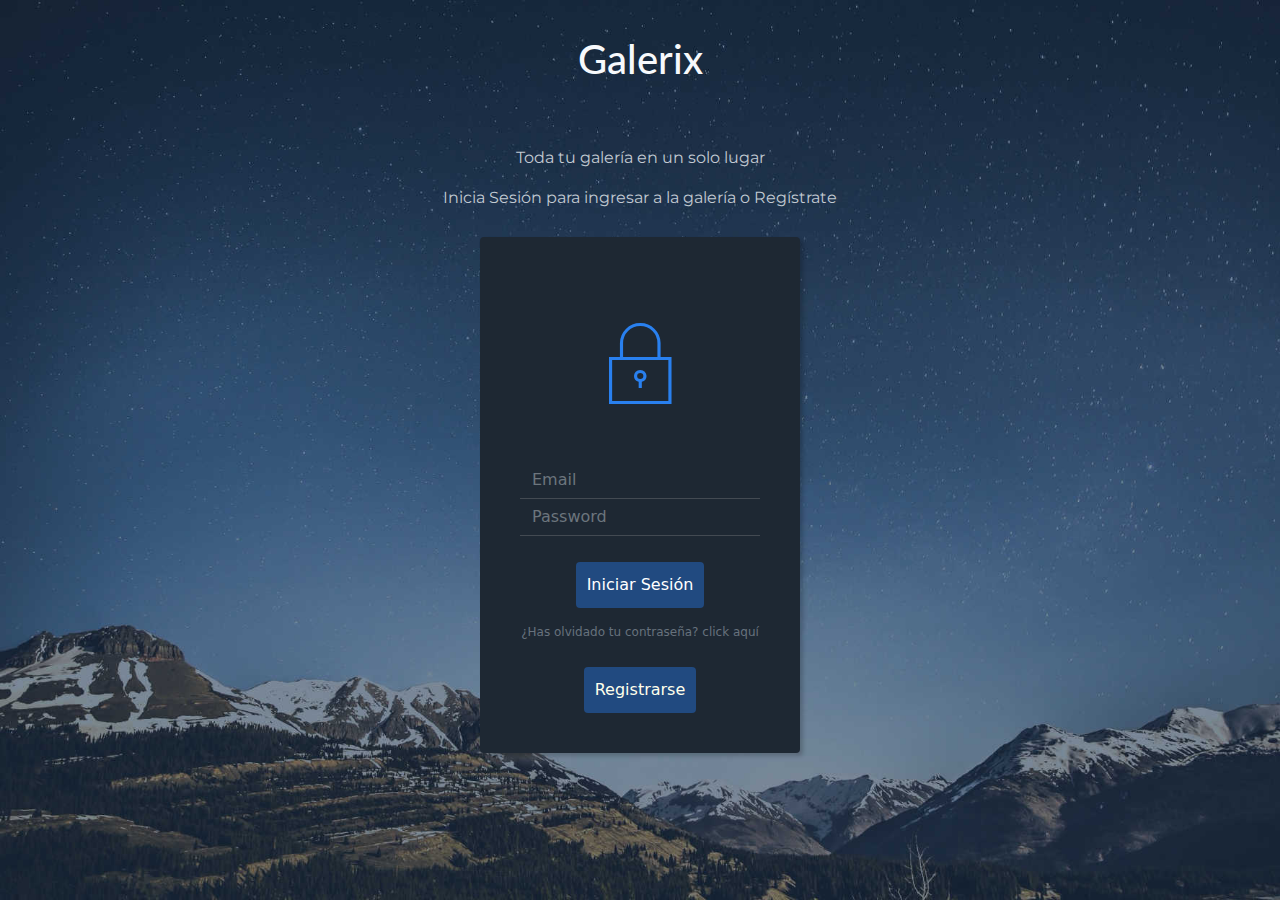
<file: index.html>
<!DOCTYPE html>
<html lang="es" style="height: 100%;">
<head>
    <meta charset="UTF-8">
    <meta name="viewport" content="width=device-width, initial-scale=1.0">
    <link rel="stylesheet" href="css/vendor/bootstrap.min.css">
    <title>Galerix</title>
    <link rel="stylesheet" href="https://fonts.googleapis.com/css?family=Montserrat:400,700">
    <link rel="stylesheet" href="https://fonts.googleapis.com/css?family=Lato:400,700,400italic,700italic">
    <link rel="stylesheet" href="fonts/ionicons.min.css">
    <link rel="stylesheet" href="css/Login-Form-Dark.css">
</head>
<body style="height: 100%;">
    <div class="login-dark" style="height: 100%;">
        <form id="form-login" style="top: 55%;" novalidate method="POST">
            <div class="illustration"><i class="icon ion-ios-locked-outline"></i></div>
            <div class="form-group"><input class="form-control" type="email" name="usuario" placeholder="Email"></div>
            <div class="form-group"><input class="form-control" type="password" name="password" placeholder="Password"></div>
            <div class="form-group"><button class="btn btn-primary btn-block" type="submit" style="margin-bottom: 15px;">Iniciar Sesión</button></div><a class="forgot" href="pass.html">¿Has olvidado tu contraseña? click aquí</a><button class="btn btn-primary btn-block" type="text"><a href="registro.html" style="color: rgb(255,255,235); text-decoration: none;">Registrarse</a></button>
        </form>
        <h1 class="text-center" style="color: #f7f9fc;font-family: Lato, sans-serif;text-align: center;padding: 35px 0px 0px 0px;">Galerix</h1>
        <p style="color: rgb(194,202,210);text-align: center;font-family: Montserrat, sans-serif;padding: 55px 0px 0px 0px;">Toda tu galería en un solo lugar</p>
        <p style="color: rgb(194,202,210);text-align: center;font-family: Montserrat, sans-serif;padding: 0px;">Inicia Sesión para ingresar a la galería o Regístrate</p>
    </div>
    <script src="js/inicio.js"></script>
    <script src="js/vendor/pristine.min.js"></script>
</body>
</html>
</file>
<file: css/Login-Form-Dark.css>
.login-dark {
  height: 100%;
  background: #475d62 url("/../img/star-sky.jpg");
  background-size: cover;
  position: relative;
}

.login-dark form {
  max-width: 320px;
  width: 90%;
  background-color: #1e2833;
  padding: 40px;
  border-radius: 4px;
  transform: translate(-50%, -50%);
  position: absolute;
  top: 50%;
  left: 50%;
  color: #fff;
  box-shadow: 3px 3px 4px rgba(0,0,0,0.2);
  text-align: center;
}

.login-dark .illustration {
  text-align: center;
  padding: 15px 0 20px;
  font-size: 100px;
  color: #2980ef;
}

.login-dark form .form-control {
  background: none;
  border: none;
  border-bottom: 1px solid #434a52;
  border-radius: 0;
  box-shadow: none;
  outline: none;
  color: inherit;
}

.login-dark form .btn-primary {
  background: #214a80;
  border: none;
  border-radius: 4px;
  padding: 11px;
  box-shadow: none;
  margin-top: 26px;
  text-shadow: none;
  outline: none;
}

.login-dark form .btn-primary:hover, .login-dark form .btn-primary:active {
  background: #214a80;
  outline: none;
}

.login-dark form .forgot {
  display: block;
  text-align: center;
  font-size: 12px;
  color: #6f7a85;
  opacity: 0.9;
  text-decoration: none;
}

.login-dark form .forgot:hover, .login-dark form .forgot:active {
  opacity: 1;
  text-decoration: none;
}

.login-dark form .btn-primary:active {
  transform: translateY(1px);
}
</file>
